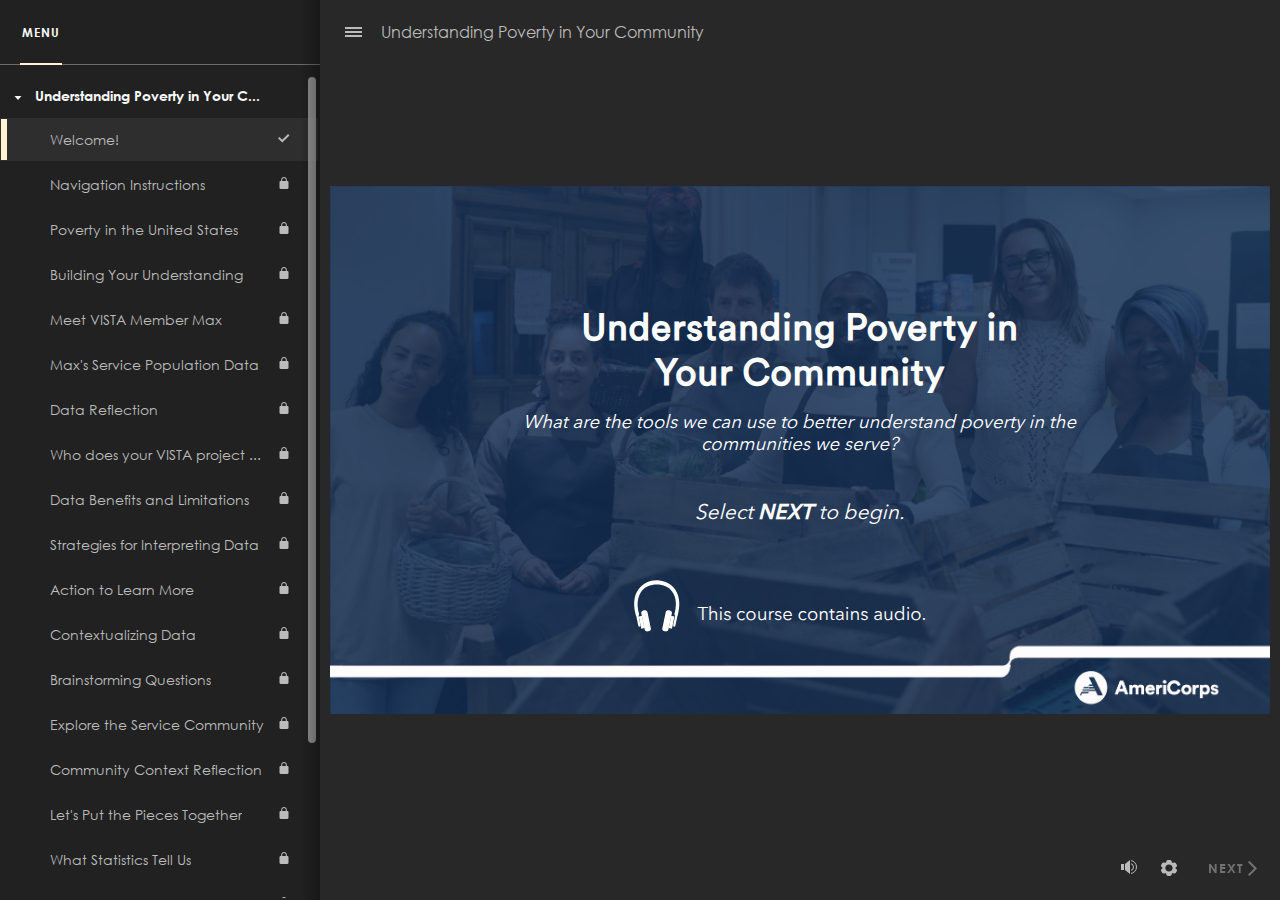
<file: index.html>
﻿<!doctype html>
<html lang="en-US">
<head>
  <meta charset="utf-8">
  <!-- Created using Storyline 360 - http://www.articulate.com  -->
  <!-- version: 3.83.31444.0 -->
  <title>Understanding Poverty in Your Community</title>
  <meta http-equiv="x-ua-compatible" content="IE=edge"/>
  <meta name="viewport" content="width=device-width,initial-scale=1,user-scalable=no,shrink-to-fit=no,minimal-ui"/>
  <meta name="apple-mobile-web-app-capable" content="yes"/>
  <style>
    html, body { height: 100%; padding: 0; margin: 0 }
    #app { height: 100%; width: 100%; }
  </style>

  <script>
    window.DS = {};
    window.globals = {
      DATA_PATH_BASE: '',
      HAS_FRAME: true,
      HAS_SLIDE: true,

      lmsPresent: false,
      tinCanPresent: false,
      cmi5Present: false,
      aoSupport: false,
      scale: 'noscale',
      captureRc: false,
      browserSize: 'fullscreen',
      bgColor: '#282828',
      features: 'BackgroundAudioTriggers,BackgroundAudioVolumeVariable,ConnectionMessages,DropInBase,DropInVectors,LayerPresentAsDialog,MultiLineTextEntry,MultipleQuizTracking,PlayerTooltips,UpdatedThemeEditor',
      themeName: 'unified',
      preloaderColor: '#FFFFFF',
      suppressAnalytics: false,
      productChannel: 'stable',
      publishSource: 'storyline',
      aid: 'auth0|59384fec8ce13e2a0320b71c',
      cid: 'f6bdc2eb-8106-447b-aa54-3663bda1f4aa',
      playerVersion: '3.83.31444.0',
      publishTimestamp: '2024-02-20T21:00:29.3555347Z',
      maxIosVideoElements: 10,
      connectionSettings: { message: 'You%20are%20offline.%20Trying%20to%20reconnect...', useDarkTheme: false, mode: 'disabled' },

      
      parseParams: function(qs) {
        if (window.globals.parsedParams != null) {
          return window.globals.parsedParams;
        }
        qs = (qs || window.location.search.substr(1)).split('+').join(' ');
        var params = {},
            tokens,
            re = /[?&]?([^=]+)=([^&]*)/g;

        while (tokens = re.exec(qs)) {
          params[decodeURIComponent(tokens[1]).trim()] =
            decodeURIComponent(tokens[2]).trim();
        }
        window.globals.parsedParams = params;
        return params;
      }

    };
  </script>
  <script>
    var isIe11 = ('ActiveXObject' in window || window.MSBlobBuilder != null)
      && window.msCrypto != null && !window.ActiveXObject;
    if (isIe11) {
      window.globals.unsupportedBrowser = true;
      document.write(atob('[base64]'));
    }
  </script>
  
  <script>window.THREE = { };</script>
  
</head>
<body style="background: #282828" class="cs-HTML theme-unified">
  <!-- 360 -->
  <script>!function(){var e,i=/iPhone/i,o=/iPod/i,n=/iPad/i,t=/\biOS-universal(?:.+)Mac\b/i,r=/\bAndroid(?:.+)Mobile\b/i,a=/Android/i,d=/(?:SD4930UR|\bSilk(?:.+)Mobile\b)/i,p=/Silk/i,l=/Windows Phone/i,u=/\bWindows(?:.+)ARM\b/i,b=/BlackBerry/i,s=/BB10/i,c=/Opera Mini/i,f=/\b(CriOS|Chrome)(?:.+)Mobile/i,h=/Mobile(?:.+)Firefox\b/i,v=function(e){return void 0!==e&&"MacIntel"===e.platform&&"number"==typeof e.maxTouchPoints&&e.maxTouchPoints>1&&"undefined"==typeof MSStream};e=function(e){var m={userAgent:"",platform:"",maxTouchPoints:0};e||"undefined"==typeof navigator?"string"==typeof e?m.userAgent=e:e&&e.userAgent&&(m={userAgent:e.userAgent,platform:e.platform,maxTouchPoints:e.maxTouchPoints||0}):m={userAgent:navigator.userAgent,platform:navigator.platform,maxTouchPoints:navigator.maxTouchPoints||0};var g=m.userAgent,y=g.split("[FBAN");void 0!==y[1]&&(g=y[0]),void 0!==(y=g.split("Twitter"))[1]&&(g=y[0]);var A=function(e){return function(i){return i.test(e)}}(g),w={apple:{phone:A(i)&&!A(l),ipod:A(o),tablet:!A(i)&&(A(n)||v(m))&&!A(l),universal:A(t),device:(A(i)||A(o)||A(n)||A(t)||v(m))&&!A(l)},amazon:{phone:A(d),tablet:!A(d)&&A(p),device:A(d)||A(p)},android:{phone:!A(l)&&A(d)||!A(l)&&A(r),tablet:!A(l)&&!A(d)&&!A(r)&&(A(p)||A(a)),device:!A(l)&&(A(d)||A(p)||A(r)||A(a))||A(/\bokhttp\b/i)},windows:{phone:A(l),tablet:A(u),device:A(l)||A(u)},other:{blackberry:A(b),blackberry10:A(s),opera:A(c),firefox:A(h),chrome:A(f),device:A(b)||A(s)||A(c)||A(h)||A(f)},any:!1,phone:!1,tablet:!1};return w.any=w.apple.device||w.android.device||w.windows.device||w.other.device,w.phone=w.apple.phone||w.android.phone||w.windows.phone,w.tablet=w.apple.tablet||w.android.tablet||w.windows.tablet,w}(),"object"==typeof exports&&"undefined"!=typeof module?module.exports=e:"function"==typeof define&&define.amd?define((function(){return e})):this.isMobile=e}();
    window.isMobile.apple.tablet = window.isMobile.apple.tablet ||
      (navigator.platform === 'MacIntel' && navigator.maxTouchPoints > 1);
    window.isMobile.apple.device = window.isMobile.apple.device || window.isMobile.apple.tablet;
    window.isMobile.tablet = window.isMobile.tablet || window.isMobile.apple.tablet;
    window.isMobile.any = window.isMobile.any || window.isMobile.apple.tablet;
  </script>

  <div id="focus-sink" tabindex="-1"></div>

  <div id="preso"></div>
  <script>
    (function() {

      var classTypes = [ 'desktop', 'mobile', 'phone', 'tablet' ];

      var addDeviceClasses = function(prefix, testObj) {
        var curr, i;
        for (i = 0; i < classTypes.length; i++) {
          curr = classTypes[i];
          if (testObj[curr]) {
            document.body.classList.add(prefix + curr);
          }
        }
      };

      var params = window.globals.parseParams(),
          isDevicePreview = params.devicepreview === '1',
          isPhoneOverride = params.deviceType === 'phone' || (isDevicePreview && params.phone == '1'),
          isTabletOverride = (params.deviceType === 'tablet' || isDevicePreview) && !isPhoneOverride,
          isMobileOverride = isPhoneOverride || isTabletOverride;

      var deviceView = {
        desktop: !window.isMobile.any && !isMobileOverride,
        mobile: window.isMobile.any || isMobileOverride,
        phone: isPhoneOverride || (window.isMobile.phone && !isTabletOverride),
        tablet: isTabletOverride || window.isMobile.tablet
      };

      window.globals.deviceView = deviceView;
      window.isMobile.desktop = !window.isMobile.any;
      window.isMobile.mobile = window.isMobile.any;

      addDeviceClasses('view-', deviceView);

    })();
  </script>
  
  <script src='story_content/user.js' type=text/javascript></script>
  <div class="slide-loader"></div>

  <script>
    var doc = document, loader = doc.body.querySelector('.slide-loader'); [ 1, 2, 3 ].forEach(function(n) { var d = doc.createElement('div'); d.style.backgroundColor = window.globals.preloaderColor; d.classList.add('mobile-loader-dot'); d.classList.add('dot' + n); loader.appendChild(d); });
  </script>

  <div class="mobile-load-title-overlay" style="display: none">
    <div class="mobile-load-title">Understanding Poverty in Your Community</div>
  </div>

  <div class="mobile-chrome-warning"></div>

  
<style>
  .warn-connection-dialog {
    display: none;
    background: transparent;
    pointer-events: all;
    position: fixed;
    left: 0;
    top: 0;
    width: 100%;
    height: 100%;
    z-index: 999;
  }

  .warn-connection-content {
    pointer-events: all;
    border-radius: 4px;
    background: white;
    border: 1px solid #E7E7E7;
    color: #333333;
    box-shadow: 0 2px 4px rgba(0, 0, 0, 0.25);
    transition: all 150ms ease-out;
    position: absolute;
    white-space: nowrap;
  }

  .view-phone.is-landscape .warn-connection-content {
    left: 23px;
    bottom: 23px;
  }

  .view-tablet.is-landscape .warn-connection-content {
    left: 50%;
    top: 20px;
    transform: translateX(-50%);
  }

  .view-mobile.is-portrait .warn-connection-content {
    transform: translate(-50%, calc(-100% - 15px));
  }

  .warn-connection-content p {
    display: inline-block;
    margin: 0 8px 0 0;
    line-height: 33px;
    font-size: 11px;
  }

  .warn-connection-content svg {
    position: relative;
    vertical-align: middle;
    margin: 0 2px 2px 8px;
  }

  .view-desktop .warn-connection-content {
    left: 1.5em;
    bottom: 1.5em;
  }

  .view-desktop .warn-connection-content p {
    font-size: 1.1em;
  }

  .is-offline .warn-connection-dialog {
    display: block;
  }

  .is-offline .cs-panel * {
    pointer-events: none !important;
  }

  .is-offline .cs-panel {
    pointer-events: all !important;
  }

  .is-offline #nav-controls * {
    pointer-events: none !important;
  }

  .is-offline #nav-controls {
    pointer-events: all !important;
  }
</style>

<div class="warn-connection-dialog" role="alertdialog" aria-modal="true" tabindex="0" aria-labelledby="warn-connection-message">
  <div class="warn-connection-content">
    <svg width="17" height="15" viewBox="0 0 17 15" xmlns="http://www.w3.org/2000/svg">
      <path fill="#8F0000" stroke="white" d="M16.07,12.98 L15.88,12.23 L9.51,1.21 C8.97,0.26,7.6,0.26,7.06,1.21 L0.69,12.23 C0.15,13.16,0.81,14.36,1.91,14.36 H14.65 C15.47,14.36,16.05,13.7,16.07,12.98 Z"/>
      <path fill="white" stroke="white" d="M8.58,5.5 C8.35,5.28,8.5,5.35,8.21,5.32 C8.09,5.35,7.97,5.49,7.96,5.67 C7.97,5.79,7.98,5.92,7.98,6.04 L7.98,6.04 C7.99,6.17,8,6.31,8.01,6.43 L8.01,6.44 C8.03,6.92,8.06,7.41,8.09,7.9 L8.09,7.9 C8.12,8.39,8.14,8.88,8.17,9.37 C8.17,9.39,8.18,9.42,8.2,9.44 C8.23,9.46,8.25,9.47,8.28,9.47 C8.31,9.47,8.34,9.46,8.35,9.44 C8.37,9.43,8.38,9.4,8.39,9.35 L8.39,9.34 C8.39,9.24,8.4,9.15,8.4,9.05 L8.4,9.05 C8.41,8.96,8.41,8.86,8.42,8.75 C8.43,8.44,8.45,8.12,8.47,7.81 L8.47,7.81 C8.49,7.49,8.51,7.18,8.53,6.87 C8.55,6.46,8.56,6.05,8.59,5.64 L8.6,5.62 C8.6,5.57,8.59,5.53,8.58,5.5 L8.21,5.32 Z"/>
      <circle fill="white" stroke="white" cx="8.3" cy="11.35" r="0.3"/>
    </svg>
    <p id="warn-connection-message">You are offline. Trying to reconnect...</p>
  </div>
</div>

<script>
  (function() {
    window.DS.connection = {
      warningShown: false,
      assets: {},
      loadingAssetGroup: false,
      retryDelay: 500
    };

    var connectionSettings = window.globals.connectionSettings || {};

    // The `window.globals.features` variable must be set in `webpack.dev.config` when testing locally - it is not enough
    // to have it in the data - but it must be set there as well.
    var useConnectionMessages = window.AbortController != null &&
      window.location.protocol != 'file:' &&
      window.globals.features.indexOf('ConnectionMessages') != -1 &&
      connectionSettings.mode === 'normal';

    window.DS.connection.useConnectionMessages = useConnectionMessages;

    var assetCount = 0;
    var checkLoadedId;


    if (useConnectionMessages && connectionSettings != null) {
      var contentEl = document.querySelector('.warn-connection-content');
      var messageEl = contentEl.querySelector('p');

      if (connectionSettings.useDarkTheme) {
        contentEl.style.borderColor = '#BABBBA';
        contentEl.style.backgroundColor = '#282828';
        contentEl.style.color = '#FFFFFF';
      }

      if (connectionSettings.message != null) {
        messageEl.textContent = window.decodeURIComponent(connectionSettings.message);
      }
    }

    function checkAssetsReady() {
      for (var i in DS.connection.assets) {
        if (!DS.connection.assets[i].success) {
          return false;
        }
      }
      return true;
    }

    function stopAssetGroup() {
      if (!useConnectionMessages) { return; }

      assetCount = 0;

      DS.connection.oldAssetGroup = DS.connection.assets;
      DS.connection.assets = {};
      DS.connection.loadingAssetGroup = false;
      clearInterval(checkLoadedId);
    }

    function startAssetGroup() {
      if (!useConnectionMessages) { return; }
      var ticks = 0;
      clearInterval(checkLoadedId);
      checkLoadedId = setInterval(function() {
        var loaded = 0;
        if (assetCount === 0 && loaded === 0) {
          clearInterval(checkLoadedId);
          return;
        }

        for (var i in DS.connection.assets) {
          if (DS.connection.assets[i].success) {
            loaded++;
          }
        }

        if (assetCount === loaded && checkAssetsReady()) {
          for (var i in DS.connection.assets) {
            if (DS.connection.assets[i].action) {
              DS.connection.assets[i].action();
            }
          }
          hideWarning();
          stopAssetGroup();
        }
      }, 100)
    }

    function requiredAsset(url, action, retry, type) {
      if (!useConnectionMessages) { return; }
      if (DS.connection.assets[url]) { return; }

      DS.connection.assets[url] = {
        success: false, action: action, retry: retry, type: type
      };
      assetCount = Object.keys(DS.connection.assets).length;
      if (!DS.connection.loadingAssetGroup) {
        startAssetGroup();
      }
      DS.connection.loadingAssetGroup = true;
    }

    function assetLoaded(url) {
      if (!useConnectionMessages) { return; }
      if (DS.connection.assets[url]) {
        DS.connection.assets[url].success = true;
      }
    }

    function assetFailed(url) {
      if (!useConnectionMessages) { return; }
      if (!DS.connection.assets[url]) {
        if (/\.js$/.test(url) && url.indexOf('transcripts') === -1) {
          setTimeout(function() {
            if (DS.connection.lastSlideLoaded != null) {
              DS.connection.lastSlideLoaded();
            }
          }, DS.connection.retryDelay);
        }
        return;
      }
      if (!DS.connection.warningShown) { showWarning(); }
      if (DS.connection.assets[url].retry) {
        setTimeout(function() {
          if (!DS.connection.assets[url].success) {
            DS.connection.assets[url].retry()
          }
        }, DS.connection.retryDelay);
      }
    }

    function hideWarning() {
      document.body.classList.remove('is-offline');
      DS.connection.warningShown = false;
      enableKeys();
    }
    DS.connection.hideWarning = hideWarning

    function showWarning(btn) {
      document.body.classList.add('is-offline')
      DS.connection.warningShown = true;
      updateWarningPosition();
      disableKeys();
    }

    function updateWarningPosition() {
      if (!DS.connection.warningShown) {
        return;
      }

      var isPortrait = document.body.classList.contains('is-portrait');
      var isMobile = document.body.classList.contains('view-mobile');
      var warningEl = document.querySelector('.warn-connection-content');

      if (isPortrait && isMobile) {
        var slide = document.querySelector('.primary-slide');
        var slideRect = slide != null
          ? slide.getBoundingClientRect()
          : { top: window.innerHeight, left: 0, width: window.innerWidth };

        warningEl.style.top = `${slideRect.top}px`
        warningEl.style.left = `${slideRect.left + slideRect.width / 2}px`
      } else {
        warningEl.style.top = null;
        warningEl.style.left = null;
      }

      window.requestAnimationFrame(updateWarningPosition);
    }

    function onDisableKeyDown(e) {
      e.preventDefault();
      e.stopImmediatePropagation();
    }

    function onDisableKeyUp(e) {
      e.preventDefault();
      e.stopImmediatePropagation();
    }

    var accStyle = document.createElement('style');
    var warnDialogEl = document.querySelector('.warn-connection-dialog');

    function disableKeys() {
      if (DS.views && DS.views.nsStack && DS.views.nsStack.length === 1) {
        DS.views.nsStack[0].tabReachable = false
        DS.views.nsStack[0].updateTabIndex(true, true);
      }

      accStyle.innerHTML = '.acc-shadow-dom { display: none; }';
      document.body.appendChild(accStyle);

      warnDialogEl.parentNode.append(warnDialogEl);
      warnDialogEl.focus();
    }

    function enableKeys() {
      accStyle.remove();
      if (DS.views && DS.views.nsStack && DS.views.nsStack.length === 1 && DS.views.nsStack[0].name === '_frame') {
        DS.views.nsStack[0].tabReachable = true;
        DS.views.nsStack[0].updateTabIndex();
      }
    }

    // these will all be noops if the feature flag isn't set in
    // the data and `window.globals.features`
    DS.connection.requiredAsset = requiredAsset;
    DS.connection.assetLoaded = assetLoaded;
    DS.connection.assetFailed = assetFailed;
    DS.connection.stopAssetGroup = stopAssetGroup;
    DS.connection.startAssetGroup = startAssetGroup;
  })();
</script>


  <script>
    
    if (window.autoSpider && window.vInterfaceObject) {
      document.querySelector('.mobile-load-title-overlay').style.display = 'none';
    }
  </script>

  

  <link rel="stylesheet" href="html5/data/css/output.min.css" data-noprefix/>
</body>
<script src="html5/lib/scripts/bootstrapper.min.js"></script>
</html>
</file>
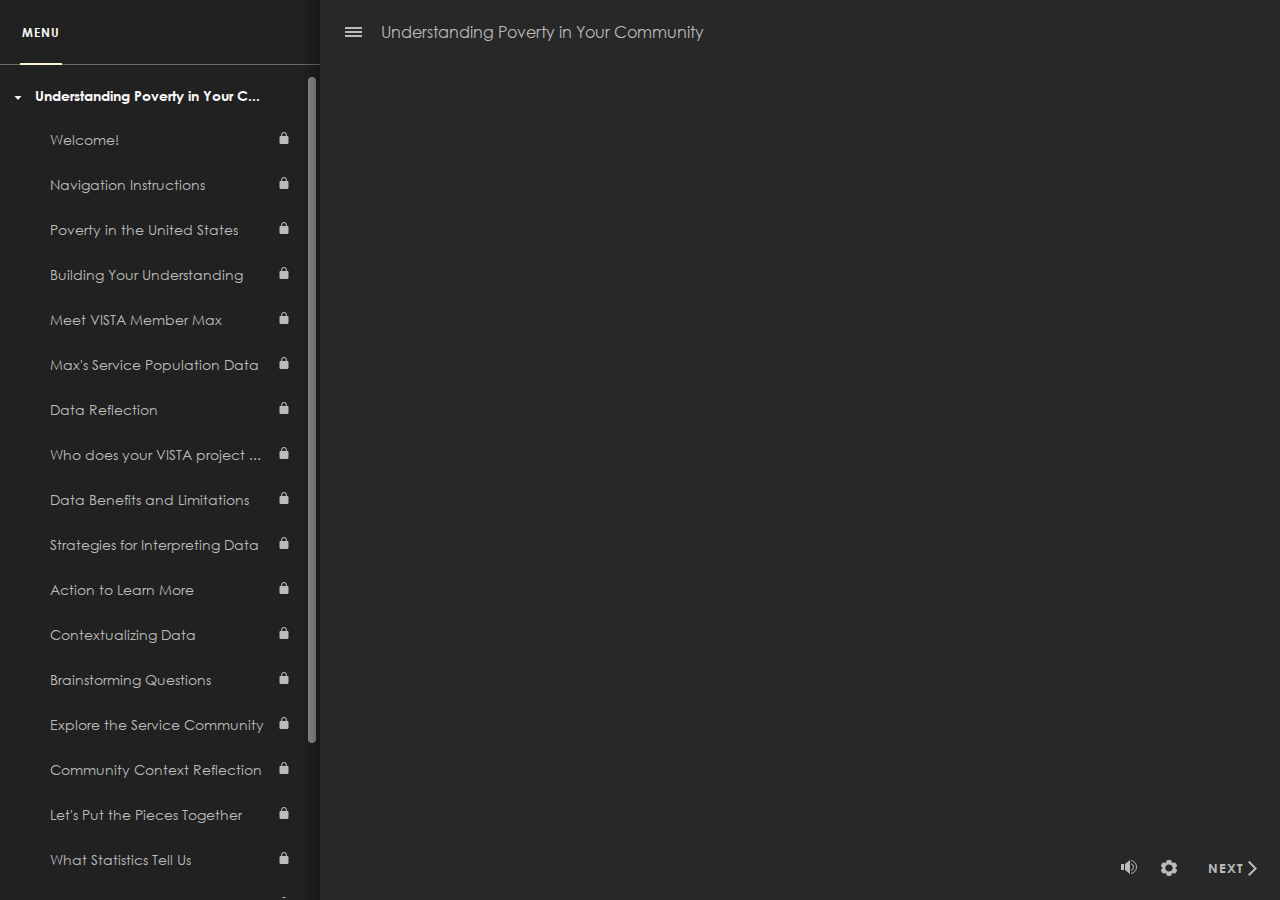
<file: index_lms.html>
<!doctype html>
<html lang="en-US">
<head>
  <meta charset="utf-8">
  <!-- Created using Storyline 360 - http://www.articulate.com  -->
  <!-- version: 3.83.31444.0 -->
  <title>Understanding Poverty in Your Community</title>
  <meta http-equiv="x-ua-compatible" content="IE=edge"/>
  <meta name="viewport" content="width=device-width,initial-scale=1,user-scalable=no,shrink-to-fit=no,minimal-ui"/>
  <meta name="apple-mobile-web-app-capable" content="yes"/>
  <style>
    html, body { height: 100%; padding: 0; margin: 0 }
    #app { height: 100%; width: 100%; }
  </style>

  <script>
    window.DS = {};
    window.globals = {
      DATA_PATH_BASE: '',
      HAS_FRAME: true,
      HAS_SLIDE: true,

      lmsPresent: true,
      tinCanPresent: false,
      cmi5Present: false,
      aoSupport: false,
      scale: 'noscale',
      captureRc: false,
      browserSize: 'fullscreen',
      bgColor: '#282828',
      features: 'BackgroundAudioTriggers,BackgroundAudioVolumeVariable,ConnectionMessages,DropInBase,DropInVectors,LayerPresentAsDialog,MultiLineTextEntry,MultipleQuizTracking,PlayerTooltips,UpdatedThemeEditor',
      themeName: 'unified',
      preloaderColor: '#FFFFFF',
      suppressAnalytics: false,
      productChannel: 'stable',
      publishSource: 'storyline',
      aid: 'auth0|59384fec8ce13e2a0320b71c',
      cid: 'f6bdc2eb-8106-447b-aa54-3663bda1f4aa',
      playerVersion: '3.83.31444.0',
      publishTimestamp: '2024-02-20T21:00:29.5446977Z',
      maxIosVideoElements: 10,
      connectionSettings: { message: 'You%20are%20offline.%20Trying%20to%20reconnect...', useDarkTheme: false, mode: 'disabled' },

      
      parseParams: function(qs) {
        if (window.globals.parsedParams != null) {
          return window.globals.parsedParams;
        }
        qs = (qs || window.location.search.substr(1)).split('+').join(' ');
        var params = {},
            tokens,
            re = /[?&]?([^=]+)=([^&]*)/g;

        while (tokens = re.exec(qs)) {
          params[decodeURIComponent(tokens[1]).trim()] =
            decodeURIComponent(tokens[2]).trim();
        }
        window.globals.parsedParams = params;
        return params;
      }

    };
  </script>
  <script>
    var isIe11 = ('ActiveXObject' in window || window.MSBlobBuilder != null)
      && window.msCrypto != null && !window.ActiveXObject;
    if (isIe11) {
      window.globals.unsupportedBrowser = true;
      document.write(atob('[base64]'));
    }
  </script>
  <script src="lms/scormdriver.js" charset="utf-8"></script>
  <script>window.THREE = { };</script>
  
</head>
<body style="background: #282828" class="cs-HTML theme-unified">
  <!-- 360 -->
  <script>!function(){var e,i=/iPhone/i,o=/iPod/i,n=/iPad/i,t=/\biOS-universal(?:.+)Mac\b/i,r=/\bAndroid(?:.+)Mobile\b/i,a=/Android/i,d=/(?:SD4930UR|\bSilk(?:.+)Mobile\b)/i,p=/Silk/i,l=/Windows Phone/i,u=/\bWindows(?:.+)ARM\b/i,b=/BlackBerry/i,s=/BB10/i,c=/Opera Mini/i,f=/\b(CriOS|Chrome)(?:.+)Mobile/i,h=/Mobile(?:.+)Firefox\b/i,v=function(e){return void 0!==e&&"MacIntel"===e.platform&&"number"==typeof e.maxTouchPoints&&e.maxTouchPoints>1&&"undefined"==typeof MSStream};e=function(e){var m={userAgent:"",platform:"",maxTouchPoints:0};e||"undefined"==typeof navigator?"string"==typeof e?m.userAgent=e:e&&e.userAgent&&(m={userAgent:e.userAgent,platform:e.platform,maxTouchPoints:e.maxTouchPoints||0}):m={userAgent:navigator.userAgent,platform:navigator.platform,maxTouchPoints:navigator.maxTouchPoints||0};var g=m.userAgent,y=g.split("[FBAN");void 0!==y[1]&&(g=y[0]),void 0!==(y=g.split("Twitter"))[1]&&(g=y[0]);var A=function(e){return function(i){return i.test(e)}}(g),w={apple:{phone:A(i)&&!A(l),ipod:A(o),tablet:!A(i)&&(A(n)||v(m))&&!A(l),universal:A(t),device:(A(i)||A(o)||A(n)||A(t)||v(m))&&!A(l)},amazon:{phone:A(d),tablet:!A(d)&&A(p),device:A(d)||A(p)},android:{phone:!A(l)&&A(d)||!A(l)&&A(r),tablet:!A(l)&&!A(d)&&!A(r)&&(A(p)||A(a)),device:!A(l)&&(A(d)||A(p)||A(r)||A(a))||A(/\bokhttp\b/i)},windows:{phone:A(l),tablet:A(u),device:A(l)||A(u)},other:{blackberry:A(b),blackberry10:A(s),opera:A(c),firefox:A(h),chrome:A(f),device:A(b)||A(s)||A(c)||A(h)||A(f)},any:!1,phone:!1,tablet:!1};return w.any=w.apple.device||w.android.device||w.windows.device||w.other.device,w.phone=w.apple.phone||w.android.phone||w.windows.phone,w.tablet=w.apple.tablet||w.android.tablet||w.windows.tablet,w}(),"object"==typeof exports&&"undefined"!=typeof module?module.exports=e:"function"==typeof define&&define.amd?define((function(){return e})):this.isMobile=e}();
    window.isMobile.apple.tablet = window.isMobile.apple.tablet ||
      (navigator.platform === 'MacIntel' && navigator.maxTouchPoints > 1);
    window.isMobile.apple.device = window.isMobile.apple.device || window.isMobile.apple.tablet;
    window.isMobile.tablet = window.isMobile.tablet || window.isMobile.apple.tablet;
    window.isMobile.any = window.isMobile.any || window.isMobile.apple.tablet;
  </script>

  <div id="focus-sink" tabindex="-1"></div>

  <div id="preso"></div>
  <script>
    (function() {

      var classTypes = [ 'desktop', 'mobile', 'phone', 'tablet' ];

      var addDeviceClasses = function(prefix, testObj) {
        var curr, i;
        for (i = 0; i < classTypes.length; i++) {
          curr = classTypes[i];
          if (testObj[curr]) {
            document.body.classList.add(prefix + curr);
          }
        }
      };

      var params = window.globals.parseParams(),
          isDevicePreview = params.devicepreview === '1',
          isPhoneOverride = params.deviceType === 'phone' || (isDevicePreview && params.phone == '1'),
          isTabletOverride = (params.deviceType === 'tablet' || isDevicePreview) && !isPhoneOverride,
          isMobileOverride = isPhoneOverride || isTabletOverride;

      var deviceView = {
        desktop: !window.isMobile.any && !isMobileOverride,
        mobile: window.isMobile.any || isMobileOverride,
        phone: isPhoneOverride || (window.isMobile.phone && !isTabletOverride),
        tablet: isTabletOverride || window.isMobile.tablet
      };

      window.globals.deviceView = deviceView;
      window.isMobile.desktop = !window.isMobile.any;
      window.isMobile.mobile = window.isMobile.any;

      addDeviceClasses('view-', deviceView);

    })();
  </script>
  
  <script src='story_content/user.js' type=text/javascript></script>
  <div class="slide-loader"></div>

  <script>
    var doc = document, loader = doc.body.querySelector('.slide-loader'); [ 1, 2, 3 ].forEach(function(n) { var d = doc.createElement('div'); d.style.backgroundColor = window.globals.preloaderColor; d.classList.add('mobile-loader-dot'); d.classList.add('dot' + n); loader.appendChild(d); });
  </script>

  <div class="mobile-load-title-overlay" style="display: none">
    <div class="mobile-load-title">Understanding Poverty in Your Community</div>
  </div>

  <div class="mobile-chrome-warning"></div>

  
<style>
  .warn-connection-dialog {
    display: none;
    background: transparent;
    pointer-events: all;
    position: fixed;
    left: 0;
    top: 0;
    width: 100%;
    height: 100%;
    z-index: 999;
  }

  .warn-connection-content {
    pointer-events: all;
    border-radius: 4px;
    background: white;
    border: 1px solid #E7E7E7;
    color: #333333;
    box-shadow: 0 2px 4px rgba(0, 0, 0, 0.25);
    transition: all 150ms ease-out;
    position: absolute;
    white-space: nowrap;
  }

  .view-phone.is-landscape .warn-connection-content {
    left: 23px;
    bottom: 23px;
  }

  .view-tablet.is-landscape .warn-connection-content {
    left: 50%;
    top: 20px;
    transform: translateX(-50%);
  }

  .view-mobile.is-portrait .warn-connection-content {
    transform: translate(-50%, calc(-100% - 15px));
  }

  .warn-connection-content p {
    display: inline-block;
    margin: 0 8px 0 0;
    line-height: 33px;
    font-size: 11px;
  }

  .warn-connection-content svg {
    position: relative;
    vertical-align: middle;
    margin: 0 2px 2px 8px;
  }

  .view-desktop .warn-connection-content {
    left: 1.5em;
    bottom: 1.5em;
  }

  .view-desktop .warn-connection-content p {
    font-size: 1.1em;
  }

  .is-offline .warn-connection-dialog {
    display: block;
  }

  .is-offline .cs-panel * {
    pointer-events: none !important;
  }

  .is-offline .cs-panel {
    pointer-events: all !important;
  }

  .is-offline #nav-controls * {
    pointer-events: none !important;
  }

  .is-offline #nav-controls {
    pointer-events: all !important;
  }
</style>

<div class="warn-connection-dialog" role="alertdialog" aria-modal="true" tabindex="0" aria-labelledby="warn-connection-message">
  <div class="warn-connection-content">
    <svg width="17" height="15" viewBox="0 0 17 15" xmlns="http://www.w3.org/2000/svg">
      <path fill="#8F0000" stroke="white" d="M16.07,12.98 L15.88,12.23 L9.51,1.21 C8.97,0.26,7.6,0.26,7.06,1.21 L0.69,12.23 C0.15,13.16,0.81,14.36,1.91,14.36 H14.65 C15.47,14.36,16.05,13.7,16.07,12.98 Z"/>
      <path fill="white" stroke="white" d="M8.58,5.5 C8.35,5.28,8.5,5.35,8.21,5.32 C8.09,5.35,7.97,5.49,7.96,5.67 C7.97,5.79,7.98,5.92,7.98,6.04 L7.98,6.04 C7.99,6.17,8,6.31,8.01,6.43 L8.01,6.44 C8.03,6.92,8.06,7.41,8.09,7.9 L8.09,7.9 C8.12,8.39,8.14,8.88,8.17,9.37 C8.17,9.39,8.18,9.42,8.2,9.44 C8.23,9.46,8.25,9.47,8.28,9.47 C8.31,9.47,8.34,9.46,8.35,9.44 C8.37,9.43,8.38,9.4,8.39,9.35 L8.39,9.34 C8.39,9.24,8.4,9.15,8.4,9.05 L8.4,9.05 C8.41,8.96,8.41,8.86,8.42,8.75 C8.43,8.44,8.45,8.12,8.47,7.81 L8.47,7.81 C8.49,7.49,8.51,7.18,8.53,6.87 C8.55,6.46,8.56,6.05,8.59,5.64 L8.6,5.62 C8.6,5.57,8.59,5.53,8.58,5.5 L8.21,5.32 Z"/>
      <circle fill="white" stroke="white" cx="8.3" cy="11.35" r="0.3"/>
    </svg>
    <p id="warn-connection-message">You are offline. Trying to reconnect...</p>
  </div>
</div>

<script>
  (function() {
    window.DS.connection = {
      warningShown: false,
      assets: {},
      loadingAssetGroup: false,
      retryDelay: 500
    };

    var connectionSettings = window.globals.connectionSettings || {};

    // The `window.globals.features` variable must be set in `webpack.dev.config` when testing locally - it is not enough
    // to have it in the data - but it must be set there as well.
    var useConnectionMessages = window.AbortController != null &&
      window.location.protocol != 'file:' &&
      window.globals.features.indexOf('ConnectionMessages') != -1 &&
      connectionSettings.mode === 'normal';

    window.DS.connection.useConnectionMessages = useConnectionMessages;

    var assetCount = 0;
    var checkLoadedId;


    if (useConnectionMessages && connectionSettings != null) {
      var contentEl = document.querySelector('.warn-connection-content');
      var messageEl = contentEl.querySelector('p');

      if (connectionSettings.useDarkTheme) {
        contentEl.style.borderColor = '#BABBBA';
        contentEl.style.backgroundColor = '#282828';
        contentEl.style.color = '#FFFFFF';
      }

      if (connectionSettings.message != null) {
        messageEl.textContent = window.decodeURIComponent(connectionSettings.message);
      }
    }

    function checkAssetsReady() {
      for (var i in DS.connection.assets) {
        if (!DS.connection.assets[i].success) {
          return false;
        }
      }
      return true;
    }

    function stopAssetGroup() {
      if (!useConnectionMessages) { return; }

      assetCount = 0;

      DS.connection.oldAssetGroup = DS.connection.assets;
      DS.connection.assets = {};
      DS.connection.loadingAssetGroup = false;
      clearInterval(checkLoadedId);
    }

    function startAssetGroup() {
      if (!useConnectionMessages) { return; }
      var ticks = 0;
      clearInterval(checkLoadedId);
      checkLoadedId = setInterval(function() {
        var loaded = 0;
        if (assetCount === 0 && loaded === 0) {
          clearInterval(checkLoadedId);
          return;
        }

        for (var i in DS.connection.assets) {
          if (DS.connection.assets[i].success) {
            loaded++;
          }
        }

        if (assetCount === loaded && checkAssetsReady()) {
          for (var i in DS.connection.assets) {
            if (DS.connection.assets[i].action) {
              DS.connection.assets[i].action();
            }
          }
          hideWarning();
          stopAssetGroup();
        }
      }, 100)
    }

    function requiredAsset(url, action, retry, type) {
      if (!useConnectionMessages) { return; }
      if (DS.connection.assets[url]) { return; }

      DS.connection.assets[url] = {
        success: false, action: action, retry: retry, type: type
      };
      assetCount = Object.keys(DS.connection.assets).length;
      if (!DS.connection.loadingAssetGroup) {
        startAssetGroup();
      }
      DS.connection.loadingAssetGroup = true;
    }

    function assetLoaded(url) {
      if (!useConnectionMessages) { return; }
      if (DS.connection.assets[url]) {
        DS.connection.assets[url].success = true;
      }
    }

    function assetFailed(url) {
      if (!useConnectionMessages) { return; }
      if (!DS.connection.assets[url]) {
        if (/\.js$/.test(url) && url.indexOf('transcripts') === -1) {
          setTimeout(function() {
            if (DS.connection.lastSlideLoaded != null) {
              DS.connection.lastSlideLoaded();
            }
          }, DS.connection.retryDelay);
        }
        return;
      }
      if (!DS.connection.warningShown) { showWarning(); }
      if (DS.connection.assets[url].retry) {
        setTimeout(function() {
          if (!DS.connection.assets[url].success) {
            DS.connection.assets[url].retry()
          }
        }, DS.connection.retryDelay);
      }
    }

    function hideWarning() {
      document.body.classList.remove('is-offline');
      DS.connection.warningShown = false;
      enableKeys();
    }
    DS.connection.hideWarning = hideWarning

    function showWarning(btn) {
      document.body.classList.add('is-offline')
      DS.connection.warningShown = true;
      updateWarningPosition();
      disableKeys();
    }

    function updateWarningPosition() {
      if (!DS.connection.warningShown) {
        return;
      }

      var isPortrait = document.body.classList.contains('is-portrait');
      var isMobile = document.body.classList.contains('view-mobile');
      var warningEl = document.querySelector('.warn-connection-content');

      if (isPortrait && isMobile) {
        var slide = document.querySelector('.primary-slide');
        var slideRect = slide != null
          ? slide.getBoundingClientRect()
          : { top: window.innerHeight, left: 0, width: window.innerWidth };

        warningEl.style.top = `${slideRect.top}px`
        warningEl.style.left = `${slideRect.left + slideRect.width / 2}px`
      } else {
        warningEl.style.top = null;
        warningEl.style.left = null;
      }

      window.requestAnimationFrame(updateWarningPosition);
    }

    function onDisableKeyDown(e) {
      e.preventDefault();
      e.stopImmediatePropagation();
    }

    function onDisableKeyUp(e) {
      e.preventDefault();
      e.stopImmediatePropagation();
    }

    var accStyle = document.createElement('style');
    var warnDialogEl = document.querySelector('.warn-connection-dialog');

    function disableKeys() {
      if (DS.views && DS.views.nsStack && DS.views.nsStack.length === 1) {
        DS.views.nsStack[0].tabReachable = false
        DS.views.nsStack[0].updateTabIndex(true, true);
      }

      accStyle.innerHTML = '.acc-shadow-dom { display: none; }';
      document.body.appendChild(accStyle);

      warnDialogEl.parentNode.append(warnDialogEl);
      warnDialogEl.focus();
    }

    function enableKeys() {
      accStyle.remove();
      if (DS.views && DS.views.nsStack && DS.views.nsStack.length === 1 && DS.views.nsStack[0].name === '_frame') {
        DS.views.nsStack[0].tabReachable = true;
        DS.views.nsStack[0].updateTabIndex();
      }
    }

    // these will all be noops if the feature flag isn't set in
    // the data and `window.globals.features`
    DS.connection.requiredAsset = requiredAsset;
    DS.connection.assetLoaded = assetLoaded;
    DS.connection.assetFailed = assetFailed;
    DS.connection.stopAssetGroup = stopAssetGroup;
    DS.connection.startAssetGroup = startAssetGroup;
  })();
</script>


  <script>
    
    if (window.autoSpider && window.vInterfaceObject) {
      document.querySelector('.mobile-load-title-overlay').style.display = 'none';
    }
  </script>

  

  <link rel="stylesheet" href="html5/data/css/output.min.css" data-noprefix/>
</body>
<script src="html5/lib/scripts/bootstrapper.min.js"></script>
</html>
</file>
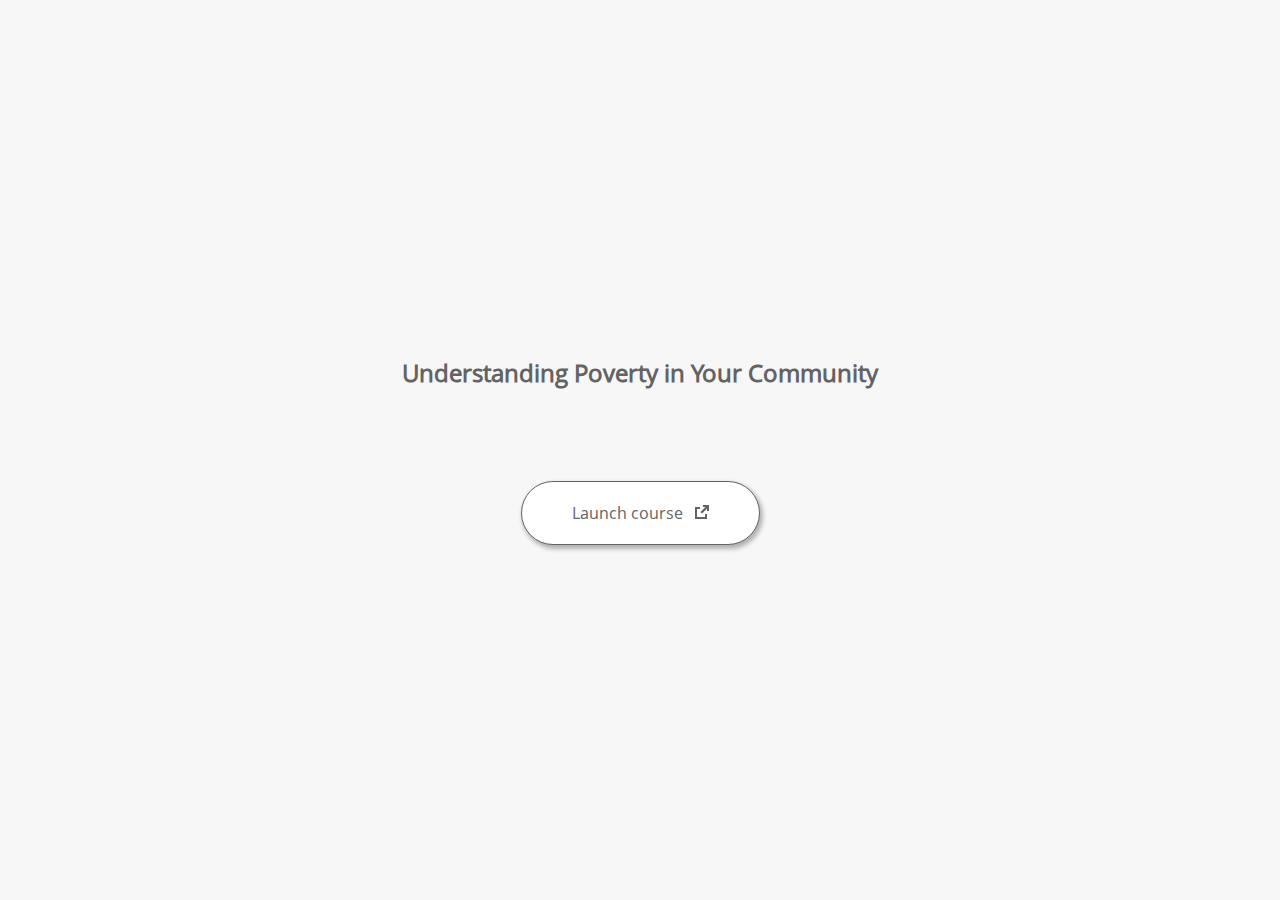
<file: launcher.html>
﻿<html lang="en-US">
	<head>
		<!-- Created using Storyline 360 - http://www.articulate.com  --> 
		<!-- version: 3.83.31444.0 --> 

		<title>Understanding Poverty in Your Community</title>
    <style>
      @font-face {
        font-family: "Open Sans Full";
        font-style: normal;
        font-weight: 400;
        src: local("Open Sans"),
             local("OpenSans"),
             url(html5/lib/stylesheets/mobile-fonts/open-sans-regular.woff) format("woff")
      }
      body {
        background-color: #F7F7F7;
      }
      h1 {
        color: #636363;
        font-family: "Open Sans Full", Helvetica, sans-serif;
        font-size: 150%;
        margin-bottom: 92px;
        padding-bottom: 0;
      }

      button {
        background-color: #FFF;
        border: 1px solid #636363;
        border-radius: 80px;
        box-shadow: 2px 3px 4px 1px rgba(39, 39, 39, 0.33);
        color: #636363;
        font-family: "Open Sans Full", Helvetica, sans-serif;
        font-size: 100%;
        padding: 20px 50px;
      }
      img {
        height: 15px;
        width: 15px;
        margin-left: 8px;
      }
    </style>
		<script>
			
			/******************************************************************************/
			//
			// NOTE TO DEVELOPERS:
			// The following code should be integrated with your web page in order to open
			// the presentation in a new window.  To launch the presentation immediately, 
			// simply copy the code below into your web page.  To launch the presentation
			// when a button or link is clicked, call LaunchPresentation when the onClick
			// event is triggered.
			//
			/******************************************************************************/		
		
		
			var Safari =  (navigator.appVersion.indexOf("Safari") >= 0);
			
			var g_bChromeless = true;
			var g_bResizeable = true;
			var g_nContentWidth = 1340;
			var g_nContentHeight = 701;
			var g_strStartPage = "index_lms.html" + document.location.search;
			var g_strBrowserSize = "fullscreen";
		
			function LaunchContent()
			{
				var nWidth = screen.availWidth;
				var nHeight = screen.availHeight;

				if (nWidth > g_nContentWidth && nHeight > g_nContentHeight && g_strBrowserSize != "fullscreen")
				{
					nWidth = g_nContentWidth;
					nHeight = g_nContentHeight;
					
					if (!Safari && !g_bChromeless)
					{
						nWidth += 17;
					}
				}

				// Build the options string
				var strOptions = "width=" + nWidth +",height=" + nHeight;
				if (g_bResizeable)
				{
					strOptions += ",resizable=yes"
				}
				else
				{
					strOptions += ",resizable=no"
				}

				if (g_bChromeless)
				{
					strOptions += ", status=0, toolbar=0, location=0, menubar=0, scrollbars=0";
				}
				else
				{
					strOptions += ", status=1, toolbar=1, location=1, menubar=1, scrollbars=1";
				}

				// Launch the URL
				if (Safari)
				{
					var oWnd = window.open("", "_blank", strOptions);
					oWnd.location = g_strStartPage;
				}
				else
				{
					window.open(g_strStartPage , "_blank", strOptions);
				}
			}

			
			
		</script>
		
	</head>
	
	<body onload="setTimeout('LaunchContent()', 100);">
		<center>
			<table width="100%" height="100%" border="0" cellpadding="0" cellspacing="0">
				<tr>
					<td>
						<center>
              <h1 tabIndex="-1">Understanding Poverty in Your Community</h1>
							<button onclick="LaunchContent()" aria-label="Launch course: opens in new window">Launch course <img src="story_content/external_window.png" style="border-style: none; height: 14px; width: 14px;" tabIndex="-1" aria-hidden="true"/></button>
						</center>
					</td>
				</tr>
			</table>
		</center>
	</body>
</html>
</file>
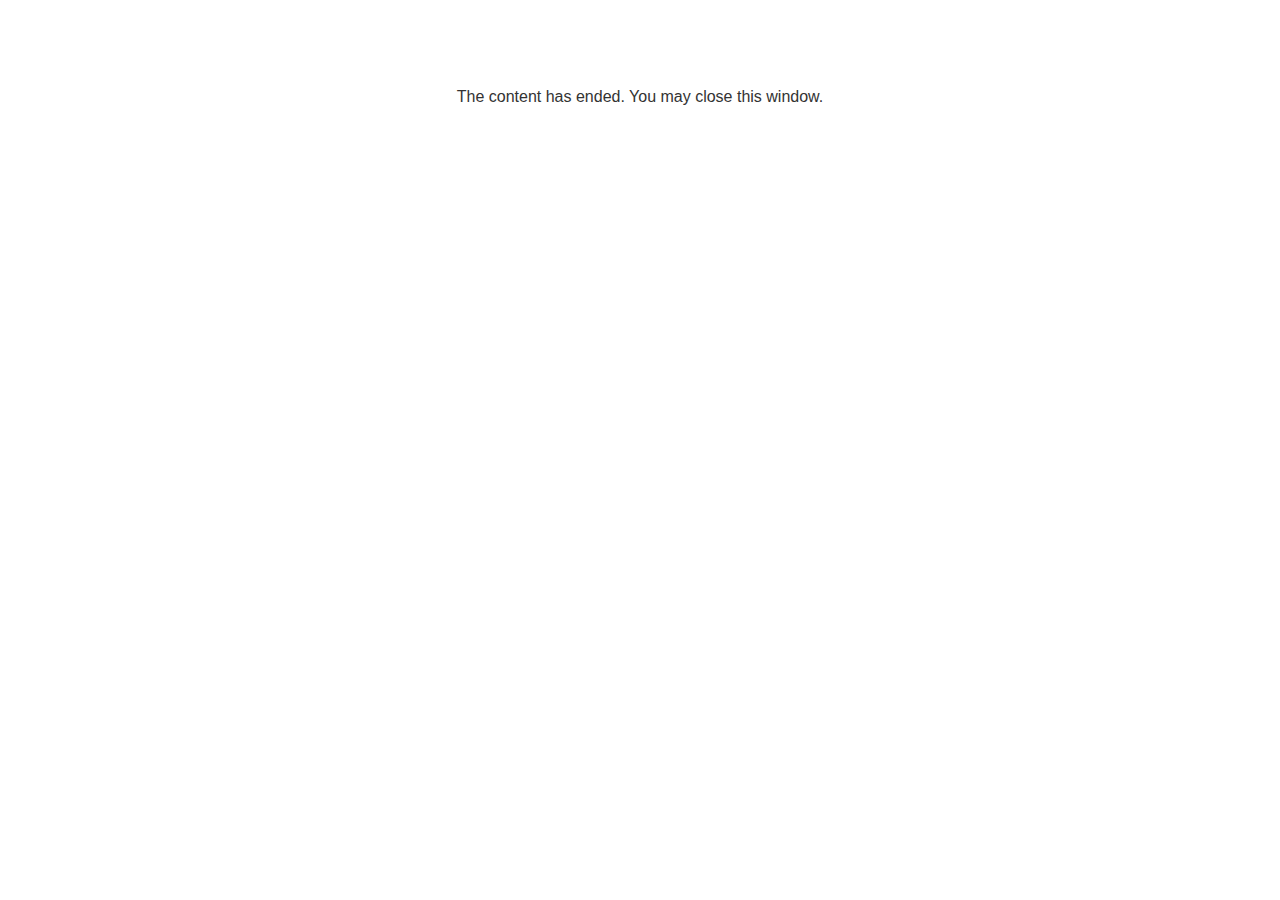
<file: lms/goodbye.html>
<!doctype html>
<html>
<body style="background-color: #ffffff;">

<p role="alert" style="color: #333333;font-family: Century Gothic, articulate, tahoma, arial;font-size: medium;text-align: center;">
<br><br><br><br>
The content has ended. You may close this window.
</p>

</body>
</html>
</file>
